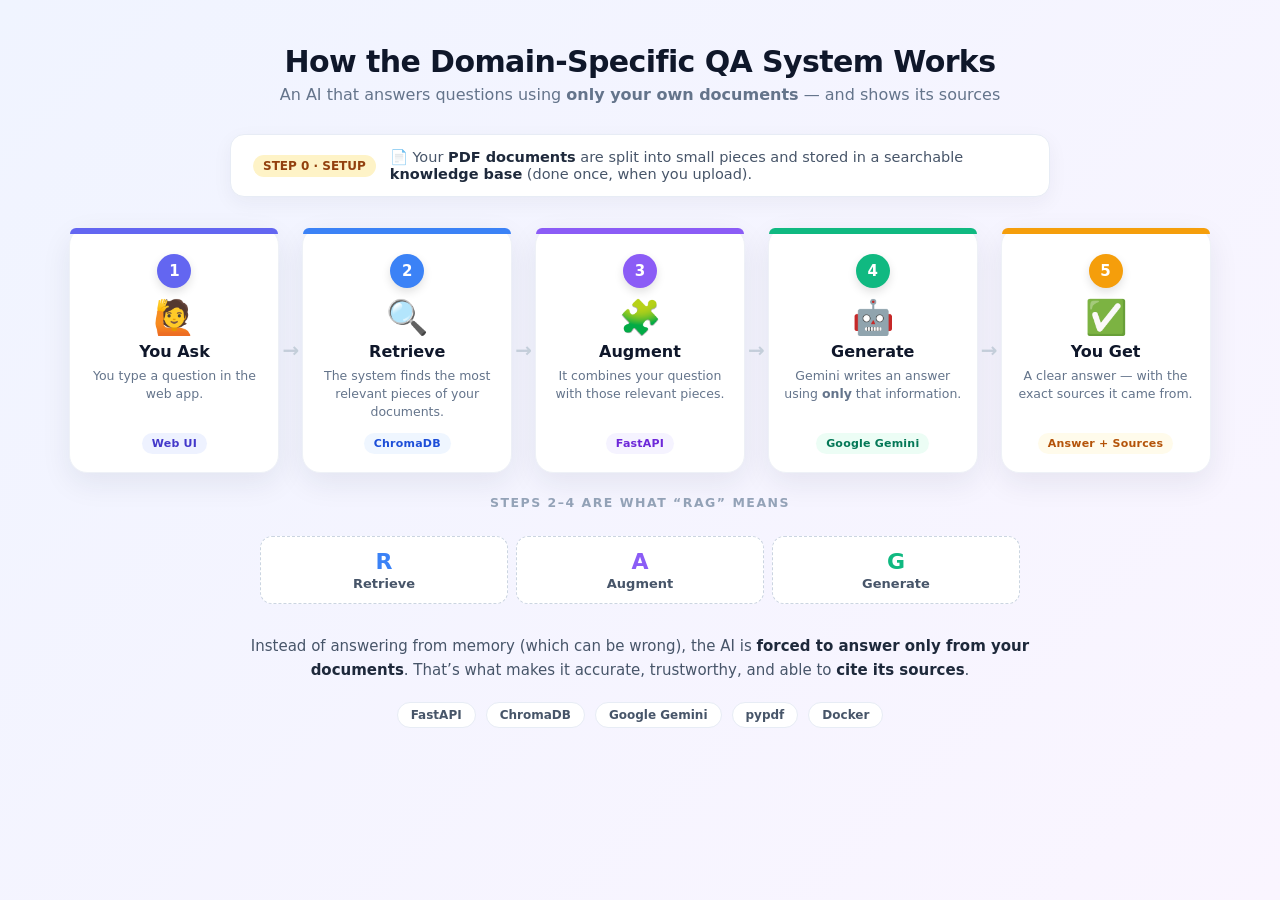
<file: architecture-presentation.html>
<!DOCTYPE html>
<html lang="en">
<head>
<meta charset="UTF-8">
<meta name="viewport" content="width=device-width, initial-scale=1.0">
<title>How the RAG QA System Works</title>
<style>
    *{box-sizing:border-box; margin:0; padding:0;}
    body{
        font-family:'Segoe UI',Inter,system-ui,sans-serif;
        background:linear-gradient(135deg,#f0f4ff 0%,#faf5ff 100%);
        color:#0f172a; padding:44px 28px; min-height:100vh;
    }
    .wrap{max-width:1160px; margin:0 auto;}

    /* header */
    .head{text-align:center; margin-bottom:30px;}
    .head h1{font-size:30px; font-weight:800; letter-spacing:-.02em;}
    .head p{color:#64748b; font-size:16px; margin-top:6px; font-weight:500;}

    /* setup banner */
    .setup{
        display:flex; align-items:center; gap:14px; justify-content:center;
        background:#fff; border:1px solid #e7ecf5; border-radius:14px;
        padding:14px 22px; margin:0 auto 30px; max-width:820px;
        box-shadow:0 6px 20px rgba(30,41,59,.05); font-size:14.5px; color:#475569;
    }
    .setup .tag{background:#fef3c7; color:#92400e; font-weight:700; font-size:12px;
        padding:4px 10px; border-radius:999px; white-space:nowrap;}
    .setup b{color:#1e293b;}

    /* flow */
    .flow{display:flex; align-items:stretch; justify-content:center; gap:2px; flex-wrap:nowrap;}
    .card{
        flex:1 1 0; min-width:0; max-width:210px; background:#fff; border-radius:18px;
        padding:20px 12px 18px; text-align:center; position:relative;
        border:1px solid #eef1f7; box-shadow:0 10px 30px rgba(30,41,59,.08);
        display:flex; flex-direction:column; align-items:center;
    }
    .card .accent{position:absolute; top:0; left:0; right:0; height:6px;
        border-radius:18px 18px 0 0;}
    .badge{
        width:34px; height:34px; border-radius:50%; color:#fff; font-weight:800;
        display:flex; align-items:center; justify-content:center; font-size:15px;
        margin-top:6px; box-shadow:0 4px 10px rgba(0,0,0,.12);
    }
    .icon{font-size:34px; margin:12px 0 8px; line-height:1;}
    .card h3{font-size:16px; font-weight:800; margin-bottom:6px;}
    .card p{font-size:12.5px; color:#64748b; line-height:1.45; flex-grow:1;}
    .pill{margin-top:12px; font-size:11px; font-weight:700; padding:4px 10px;
        border-radius:999px; letter-spacing:.02em; white-space:nowrap;}

    /* arrow */
    .arrow{display:flex; align-items:center; color:#cbd5e1; font-size:20px; font-weight:700; padding:0 1px;}

    /* RAG ribbon */
    .rag{display:flex; justify-content:center; gap:8px; margin:26px auto 0; max-width:760px;}
    .rag .step{flex:1; text-align:center; background:#fff; border:1px dashed #cbd5e1;
        border-radius:12px; padding:12px 8px;}
    .rag .letter{font-size:22px; font-weight:900;}
    .rag .word{font-size:13px; color:#475569; font-weight:600; margin-top:2px;}
    .rag-label{text-align:center; color:#94a3b8; font-size:12.5px; font-weight:700;
        text-transform:uppercase; letter-spacing:.12em; margin-top:22px;}

    /* footer summary */
    .summary{
        text-align:center; margin-top:30px; color:#475569; font-size:15px;
        line-height:1.6; max-width:800px; margin-left:auto; margin-right:auto;
    }
    .summary b{color:#1e293b;}
    .brandbar{display:flex; gap:10px; justify-content:center; margin-top:20px; flex-wrap:wrap;}
    .brandbar span{background:#fff; border:1px solid #e7ecf5; color:#475569;
        font-size:12px; font-weight:700; padding:5px 13px; border-radius:999px;}

    /* colors */
    .c1 .accent{background:#6366f1;} .c1 .badge{background:#6366f1;} .c1 .pill{background:#eef2ff;color:#4338ca;}
    .c2 .accent{background:#3b82f6;} .c2 .badge{background:#3b82f6;} .c2 .pill{background:#eff6ff;color:#1d4ed8;}
    .c3 .accent{background:#8b5cf6;} .c3 .badge{background:#8b5cf6;} .c3 .pill{background:#f5f3ff;color:#6d28d9;}
    .c4 .accent{background:#10b981;} .c4 .badge{background:#10b981;} .c4 .pill{background:#ecfdf5;color:#047857;}
    .c5 .accent{background:#f59e0b;} .c5 .badge{background:#f59e0b;} .c5 .pill{background:#fffbeb;color:#b45309;}
    .l2{color:#3b82f6;} .l3{color:#8b5cf6;} .l4{color:#10b981;}
</style>
</head>
<body>
<div class="wrap">

    <div class="head">
        <h1>How the Domain-Specific QA System Works</h1>
        <p>An AI that answers questions using <b>only your own documents</b> — and shows its sources</p>
    </div>

    <div class="setup">
        <span class="tag">STEP 0 · SETUP</span>
        <div>📄 Your <b>PDF documents</b> are split into small pieces and stored in a
        searchable <b>knowledge base</b> (done once, when you upload).</div>
    </div>

    <div class="flow">

        <div class="card c1">
            <div class="accent"></div>
            <div class="badge">1</div>
            <div class="icon">🙋</div>
            <h3>You Ask</h3>
            <p>You type a question in the web app.</p>
            <span class="pill">Web UI</span>
        </div>

        <div class="arrow">→</div>

        <div class="card c2">
            <div class="accent"></div>
            <div class="badge">2</div>
            <div class="icon">🔍</div>
            <h3>Retrieve</h3>
            <p>The system finds the most relevant pieces of your documents.</p>
            <span class="pill">ChromaDB</span>
        </div>

        <div class="arrow">→</div>

        <div class="card c3">
            <div class="accent"></div>
            <div class="badge">3</div>
            <div class="icon">🧩</div>
            <h3>Augment</h3>
            <p>It combines your question with those relevant pieces.</p>
            <span class="pill">FastAPI</span>
        </div>

        <div class="arrow">→</div>

        <div class="card c4">
            <div class="accent"></div>
            <div class="badge">4</div>
            <div class="icon">🤖</div>
            <h3>Generate</h3>
            <p>Gemini writes an answer using <b>only</b> that information.</p>
            <span class="pill">Google Gemini</span>
        </div>

        <div class="arrow">→</div>

        <div class="card c5">
            <div class="accent"></div>
            <div class="badge">5</div>
            <div class="icon">✅</div>
            <h3>You Get</h3>
            <p>A clear answer — with the exact sources it came from.</p>
            <span class="pill">Answer + Sources</span>
        </div>

    </div>

    <div class="rag-label">Steps 2–4 are what “RAG” means</div>
    <div class="rag">
        <div class="step"><div class="letter l2">R</div><div class="word">Retrieve</div></div>
        <div class="step"><div class="letter l3">A</div><div class="word">Augment</div></div>
        <div class="step"><div class="letter l4">G</div><div class="word">Generate</div></div>
    </div>

    <p class="summary">
        Instead of answering from memory (which can be wrong), the AI is <b>forced to answer only from
        your documents</b>. That’s what makes it accurate, trustworthy, and able to <b>cite its sources</b>.
    </p>

    <div class="brandbar">
        <span>FastAPI</span><span>ChromaDB</span><span>Google Gemini</span><span>pypdf</span><span>Docker</span>
    </div>

</div>
</body>
</html>
</file>
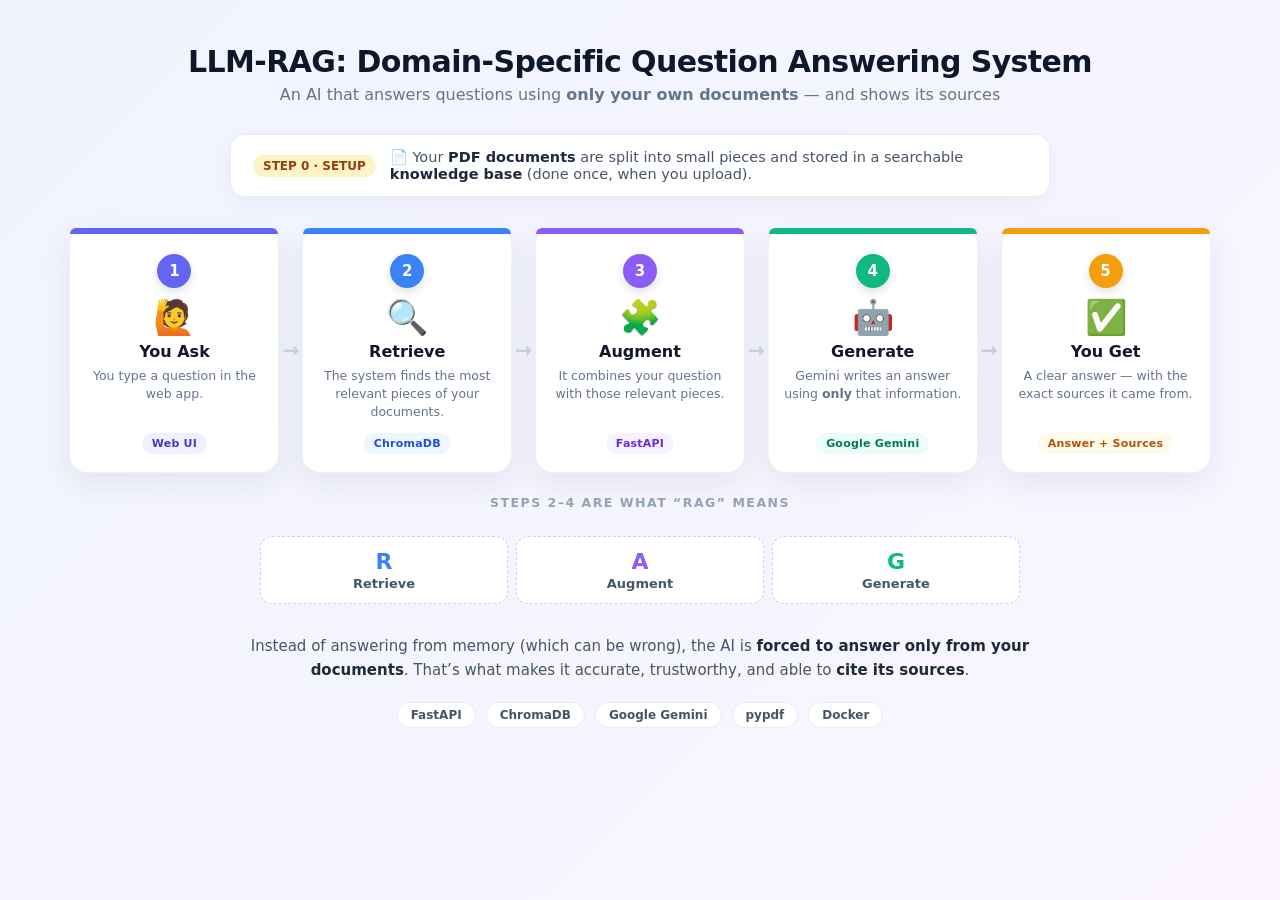
<file: docs/architecture-presentation.html>
<!DOCTYPE html>
<html lang="en">
<head>
<meta charset="UTF-8">
<meta name="viewport" content="width=device-width, initial-scale=1.0">
<title>LLM-RAG: Domain-Specific Question Answering System</title>
<style>
    *{box-sizing:border-box; margin:0; padding:0;}
    body{
        font-family:'Segoe UI',Inter,system-ui,sans-serif;
        background:linear-gradient(135deg,#f0f4ff 0%,#faf5ff 100%);
        color:#0f172a; padding:44px 28px; min-height:100vh;
    }
    .wrap{max-width:1160px; margin:0 auto;}

    /* header */
    .head{text-align:center; margin-bottom:30px;}
    .head h1{font-size:30px; font-weight:800; letter-spacing:-.02em;}
    .head p{color:#64748b; font-size:16px; margin-top:6px; font-weight:500;}

    /* setup banner */
    .setup{
        display:flex; align-items:center; gap:14px; justify-content:center;
        background:#fff; border:1px solid #e7ecf5; border-radius:14px;
        padding:14px 22px; margin:0 auto 30px; max-width:820px;
        box-shadow:0 6px 20px rgba(30,41,59,.05); font-size:14.5px; color:#475569;
    }
    .setup .tag{background:#fef3c7; color:#92400e; font-weight:700; font-size:12px;
        padding:4px 10px; border-radius:999px; white-space:nowrap;}
    .setup b{color:#1e293b;}

    /* flow */
    .flow{display:flex; align-items:stretch; justify-content:center; gap:2px; flex-wrap:nowrap;}
    .card{
        flex:1 1 0; min-width:0; max-width:210px; background:#fff; border-radius:18px;
        padding:20px 12px 18px; text-align:center; position:relative;
        border:1px solid #eef1f7; box-shadow:0 10px 30px rgba(30,41,59,.08);
        display:flex; flex-direction:column; align-items:center;
    }
    .card .accent{position:absolute; top:0; left:0; right:0; height:6px;
        border-radius:18px 18px 0 0;}
    .badge{
        width:34px; height:34px; border-radius:50%; color:#fff; font-weight:800;
        display:flex; align-items:center; justify-content:center; font-size:15px;
        margin-top:6px; box-shadow:0 4px 10px rgba(0,0,0,.12);
    }
    .icon{font-size:34px; margin:12px 0 8px; line-height:1;}
    .card h3{font-size:16px; font-weight:800; margin-bottom:6px;}
    .card p{font-size:12.5px; color:#64748b; line-height:1.45; flex-grow:1;}
    .pill{margin-top:12px; font-size:11px; font-weight:700; padding:4px 10px;
        border-radius:999px; letter-spacing:.02em; white-space:nowrap;}

    /* arrow */
    .arrow{display:flex; align-items:center; color:#cbd5e1; font-size:20px; font-weight:700; padding:0 1px;}

    /* RAG ribbon */
    .rag{display:flex; justify-content:center; gap:8px; margin:26px auto 0; max-width:760px;}
    .rag .step{flex:1; text-align:center; background:#fff; border:1px dashed #cbd5e1;
        border-radius:12px; padding:12px 8px;}
    .rag .letter{font-size:22px; font-weight:900;}
    .rag .word{font-size:13px; color:#475569; font-weight:600; margin-top:2px;}
    .rag-label{text-align:center; color:#94a3b8; font-size:12.5px; font-weight:700;
        text-transform:uppercase; letter-spacing:.12em; margin-top:22px;}

    /* footer summary */
    .summary{
        text-align:center; margin-top:30px; color:#475569; font-size:15px;
        line-height:1.6; max-width:800px; margin-left:auto; margin-right:auto;
    }
    .summary b{color:#1e293b;}
    .brandbar{display:flex; gap:10px; justify-content:center; margin-top:20px; flex-wrap:wrap;}
    .brandbar span{background:#fff; border:1px solid #e7ecf5; color:#475569;
        font-size:12px; font-weight:700; padding:5px 13px; border-radius:999px;}

    /* colors */
    .c1 .accent{background:#6366f1;} .c1 .badge{background:#6366f1;} .c1 .pill{background:#eef2ff;color:#4338ca;}
    .c2 .accent{background:#3b82f6;} .c2 .badge{background:#3b82f6;} .c2 .pill{background:#eff6ff;color:#1d4ed8;}
    .c3 .accent{background:#8b5cf6;} .c3 .badge{background:#8b5cf6;} .c3 .pill{background:#f5f3ff;color:#6d28d9;}
    .c4 .accent{background:#10b981;} .c4 .badge{background:#10b981;} .c4 .pill{background:#ecfdf5;color:#047857;}
    .c5 .accent{background:#f59e0b;} .c5 .badge{background:#f59e0b;} .c5 .pill{background:#fffbeb;color:#b45309;}
    .l2{color:#3b82f6;} .l3{color:#8b5cf6;} .l4{color:#10b981;}
</style>
</head>
<body>
<div class="wrap">

    <div class="head">
        <h1>LLM-RAG: Domain-Specific Question Answering System</h1>
        <p>An AI that answers questions using <b>only your own documents</b> — and shows its sources</p>
    </div>

    <div class="setup">
        <span class="tag">STEP 0 · SETUP</span>
        <div>📄 Your <b>PDF documents</b> are split into small pieces and stored in a
        searchable <b>knowledge base</b> (done once, when you upload).</div>
    </div>

    <div class="flow">

        <div class="card c1">
            <div class="accent"></div>
            <div class="badge">1</div>
            <div class="icon">🙋</div>
            <h3>You Ask</h3>
            <p>You type a question in the web app.</p>
            <span class="pill">Web UI</span>
        </div>

        <div class="arrow">→</div>

        <div class="card c2">
            <div class="accent"></div>
            <div class="badge">2</div>
            <div class="icon">🔍</div>
            <h3>Retrieve</h3>
            <p>The system finds the most relevant pieces of your documents.</p>
            <span class="pill">ChromaDB</span>
        </div>

        <div class="arrow">→</div>

        <div class="card c3">
            <div class="accent"></div>
            <div class="badge">3</div>
            <div class="icon">🧩</div>
            <h3>Augment</h3>
            <p>It combines your question with those relevant pieces.</p>
            <span class="pill">FastAPI</span>
        </div>

        <div class="arrow">→</div>

        <div class="card c4">
            <div class="accent"></div>
            <div class="badge">4</div>
            <div class="icon">🤖</div>
            <h3>Generate</h3>
            <p>Gemini writes an answer using <b>only</b> that information.</p>
            <span class="pill">Google Gemini</span>
        </div>

        <div class="arrow">→</div>

        <div class="card c5">
            <div class="accent"></div>
            <div class="badge">5</div>
            <div class="icon">✅</div>
            <h3>You Get</h3>
            <p>A clear answer — with the exact sources it came from.</p>
            <span class="pill">Answer + Sources</span>
        </div>

    </div>

    <div class="rag-label">Steps 2–4 are what “RAG” means</div>
    <div class="rag">
        <div class="step"><div class="letter l2">R</div><div class="word">Retrieve</div></div>
        <div class="step"><div class="letter l3">A</div><div class="word">Augment</div></div>
        <div class="step"><div class="letter l4">G</div><div class="word">Generate</div></div>
    </div>

    <p class="summary">
        Instead of answering from memory (which can be wrong), the AI is <b>forced to answer only from
        your documents</b>. That’s what makes it accurate, trustworthy, and able to <b>cite its sources</b>.
    </p>

    <div class="brandbar">
        <span>FastAPI</span><span>ChromaDB</span><span>Google Gemini</span><span>pypdf</span><span>Docker</span>
    </div>

</div>
</body>
</html>
</file>
